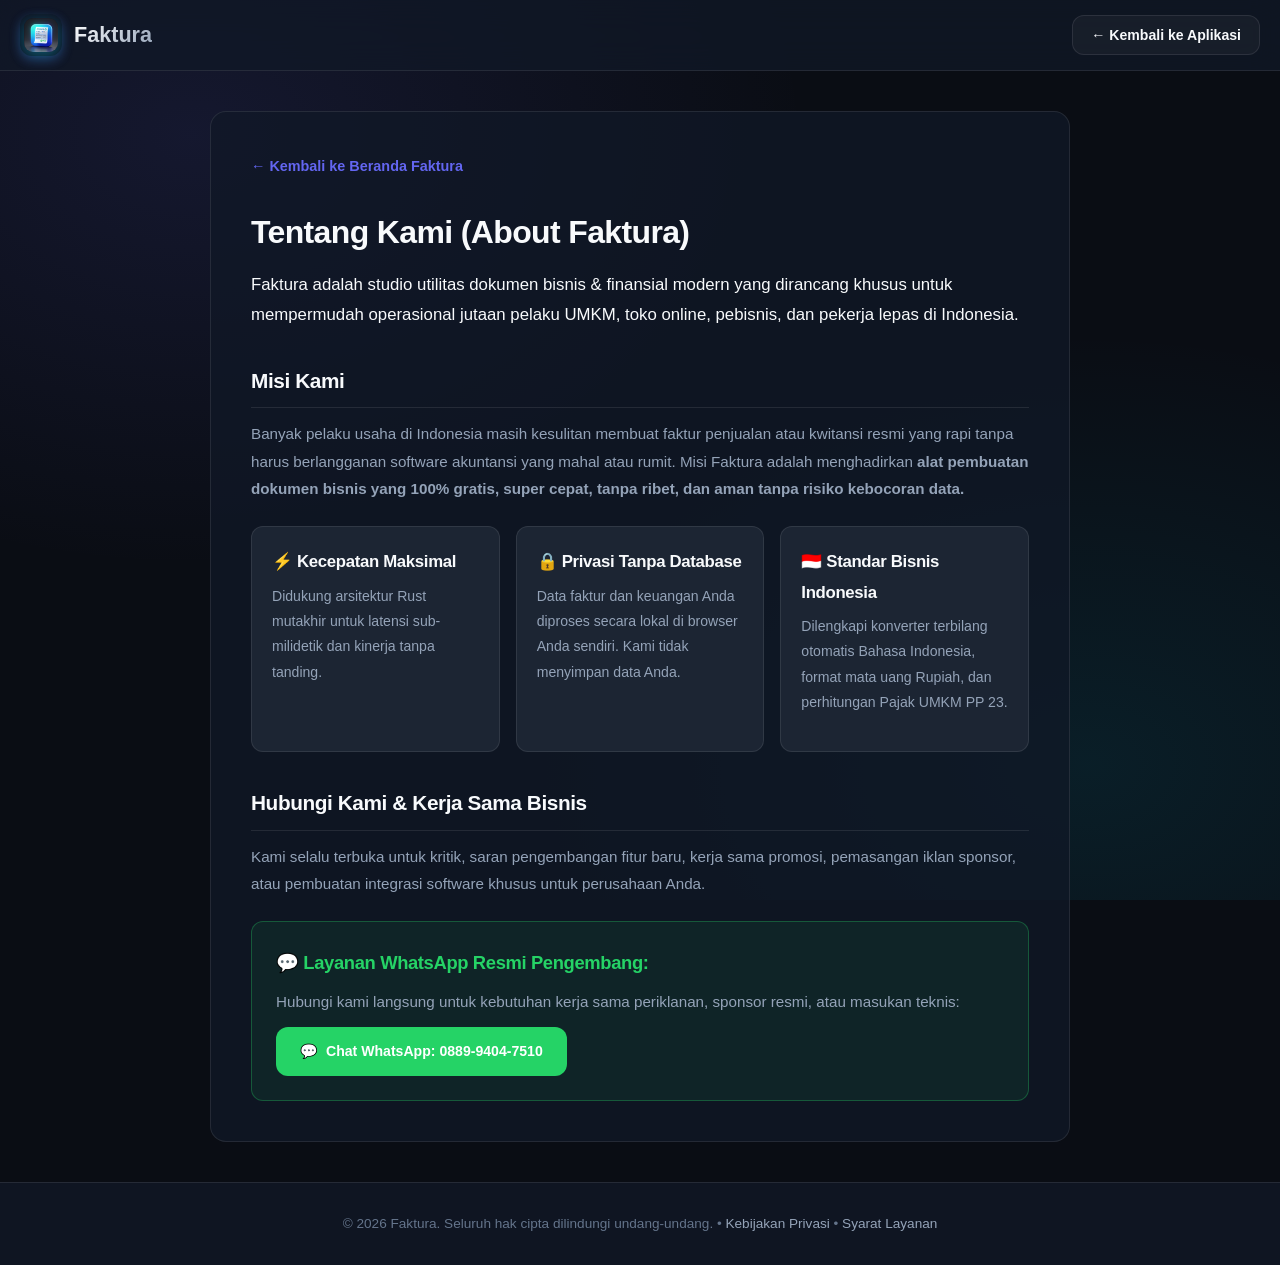
<file: about.html>
<!DOCTYPE html>
<html lang="id">
<head>
  <meta charset="UTF-8">
  <meta name="viewport" content="width=device-width, initial-scale=1.0">
  <title>Tentang Kami & Kontak - Faktura</title>
  <meta name="description" content="Profil pengembang Faktura - Studio Dokumen Bisnis, Faktur, Kwitansi, dan Finansial Cerdas berkecepatan tinggi bertenaga Rust.">
  <link rel="preconnect" href="https://fonts.googleapis.com">
  <link rel="preconnect" href="https://fonts.gstatic.com" crossorigin>
  <link href="https://fonts.googleapis.com/css2?family=Plus+Jakarta+Sans:wght@400;500;600;700;800&family=JetBrains+Mono:wght@400;500;700&display=swap" rel="stylesheet">
  <link rel="icon" type="image/png" sizes="64x64" href="favicon.png">
  <link rel="icon" type="image/x-icon" href="favicon.ico">
  <link rel="icon" type="image/svg+xml" href="favicon.svg">
  <link rel="apple-touch-icon" href="favicon.png">
  <link rel="stylesheet" href="css/style.css">
  <style>
    .legal-content {
      max-width: 860px;
      margin: 40px auto;
      background: var(--bg-card);
      border: 1px solid var(--border-color);
      border-radius: var(--radius-lg);
      padding: 40px;
      line-height: 1.8;
      color: var(--text-secondary);
    }
    .legal-content h1 {
      font-size: 2rem;
      color: var(--text-primary);
      margin-bottom: 8px;
    }
    .legal-content h2 {
      font-size: 1.3rem;
      color: var(--text-primary);
      margin-top: 32px;
      margin-bottom: 12px;
      border-bottom: 1px solid var(--border-color);
      padding-bottom: 8px;
    }
    .legal-content p, .legal-content ul {
      margin-bottom: 16px;
      font-size: 0.95rem;
    }
    .legal-content ul {
      padding-left: 24px;
    }
    .legal-content li {
      margin-bottom: 8px;
    }
    .back-btn {
      display: inline-flex;
      align-items: center;
      gap: 8px;
      margin-bottom: 24px;
      color: var(--primary);
      text-decoration: none;
      font-weight: 600;
      font-size: 0.9rem;
    }
    .back-btn:hover {
      text-decoration: underline;
    }
    .feature-badge-box {
      display: grid;
      grid-template-columns: repeat(auto-fit, minmax(240px, 1fr));
      gap: 16px;
      margin: 24px 0;
    }
    .feature-item {
      background: var(--bg-card-hover);
      border: 1px solid var(--border-color);
      border-radius: var(--radius-md);
      padding: 20px;
    }
    .feature-item h3 {
      font-size: 1.05rem;
      color: var(--text-primary);
      margin-bottom: 6px;
    }
    .contact-card {
      background: rgba(37, 211, 102, 0.08);
      border: 1px solid rgba(37, 211, 102, 0.3);
      border-radius: var(--radius-md);
      padding: 24px;
      margin-top: 24px;
    }
  </style>
</head>
<body>

  <!-- Header -->
  <header class="site-header">
    <div class="container nav-wrapper">
      <a href="index.html" class="brand" style="text-decoration: none;">
        <div class="brand-icon" style="background: transparent; display: flex; align-items: center; justify-content: center; padding: 0;">
          <img src="favicon.png" alt="Faktura Logo" style="width: 34px; height: 34px; border-radius: 9px; box-shadow: 0 4px 14px rgba(6, 182, 212, 0.4);">
        </div>
        <div>
          <div class="brand-title">Faktura</div>
        </div>
      </a>
      <div class="nav-actions">
        <a href="index.html" class="btn btn-outline">← Kembali ke Aplikasi</a>
      </div>
    </div>
  </header>

  <!-- Content -->
  <main class="container">
    <div class="legal-content">
      <a href="index.html" class="back-btn">← Kembali ke Beranda Faktura</a>
      <h1>Tentang Kami (About Faktura)</h1>
      <p style="font-size: 1.05rem; color: var(--text-primary); font-weight: 500;">
        Faktura adalah studio utilitas dokumen bisnis & finansial modern yang dirancang khusus untuk mempermudah operasional jutaan pelaku UMKM, toko online, pebisnis, dan pekerja lepas di Indonesia.
      </p>

      <h2>Misi Kami</h2>
      <p>
        Banyak pelaku usaha di Indonesia masih kesulitan membuat faktur penjualan atau kwitansi resmi yang rapi tanpa harus berlangganan software akuntansi yang mahal atau rumit. 
        Misi Faktura adalah menghadirkan <strong>alat pembuatan dokumen bisnis yang 100% gratis, super cepat, tanpa ribet, dan aman tanpa risiko kebocoran data.</strong>
      </p>

      <div class="feature-badge-box">
        <div class="feature-item">
          <h3>⚡ Kecepatan Maksimal</h3>
          <p style="font-size: 0.88rem;">Didukung arsitektur Rust mutakhir untuk latensi sub-milidetik dan kinerja tanpa tanding.</p>
        </div>
        <div class="feature-item">
          <h3>🔒 Privasi Tanpa Database</h3>
          <p style="font-size: 0.88rem;">Data faktur dan keuangan Anda diproses secara lokal di browser Anda sendiri. Kami tidak menyimpan data Anda.</p>
        </div>
        <div class="feature-item">
          <h3>🇮🇩 Standar Bisnis Indonesia</h3>
          <p style="font-size: 0.88rem;">Dilengkapi konverter terbilang otomatis Bahasa Indonesia, format mata uang Rupiah, dan perhitungan Pajak UMKM PP 23.</p>
        </div>
      </div>

      <h2>Hubungi Kami & Kerja Sama Bisnis</h2>
      <p>
        Kami selalu terbuka untuk kritik, saran pengembangan fitur baru, kerja sama promosi, pemasangan iklan sponsor, atau pembuatan integrasi software khusus untuk perusahaan Anda.
      </p>

      <div class="contact-card">
        <h3 style="color: #25d366; margin-bottom: 8px; font-size: 1.15rem;">💬 Layanan WhatsApp Resmi Pengembang:</h3>
        <p style="margin-bottom: 12px; font-size: 0.95rem;">
          Hubungi kami langsung untuk kebutuhan kerja sama periklanan, sponsor resmi, atau masukan teknis:
        </p>
        <a href="https://wa.me/6288994047510?text=Halo%20Admin%20Faktura,%20saya%20tertarik%20untuk%20bekerja%20sama" target="_blank" rel="noopener noreferrer" class="btn" style="background: #25d366; color: white; font-weight: 700; padding: 12px 24px; border: none; display: inline-flex; align-items: center; gap: 8px;">
          <span>💬</span> Chat WhatsApp: 0889-9404-7510
        </a>
      </div>

    </div>
  </main>

  <!-- Footer -->
  <footer class="site-footer" style="border-top: 1px solid var(--border-color); padding: 30px 0; margin-top: 40px; background: var(--bg-card);">
    <div class="container" style="text-align: center; font-size: 0.85rem; color: var(--text-muted);">
      © 2026 Faktura. Seluruh hak cipta dilindungi undang-undang. • <a href="privacy.html" style="color: var(--text-secondary);">Kebijakan Privasi</a> • <a href="terms.html" style="color: var(--text-secondary);">Syarat Layanan</a>
    </div>
  </footer>

</body>
</html>
</file>
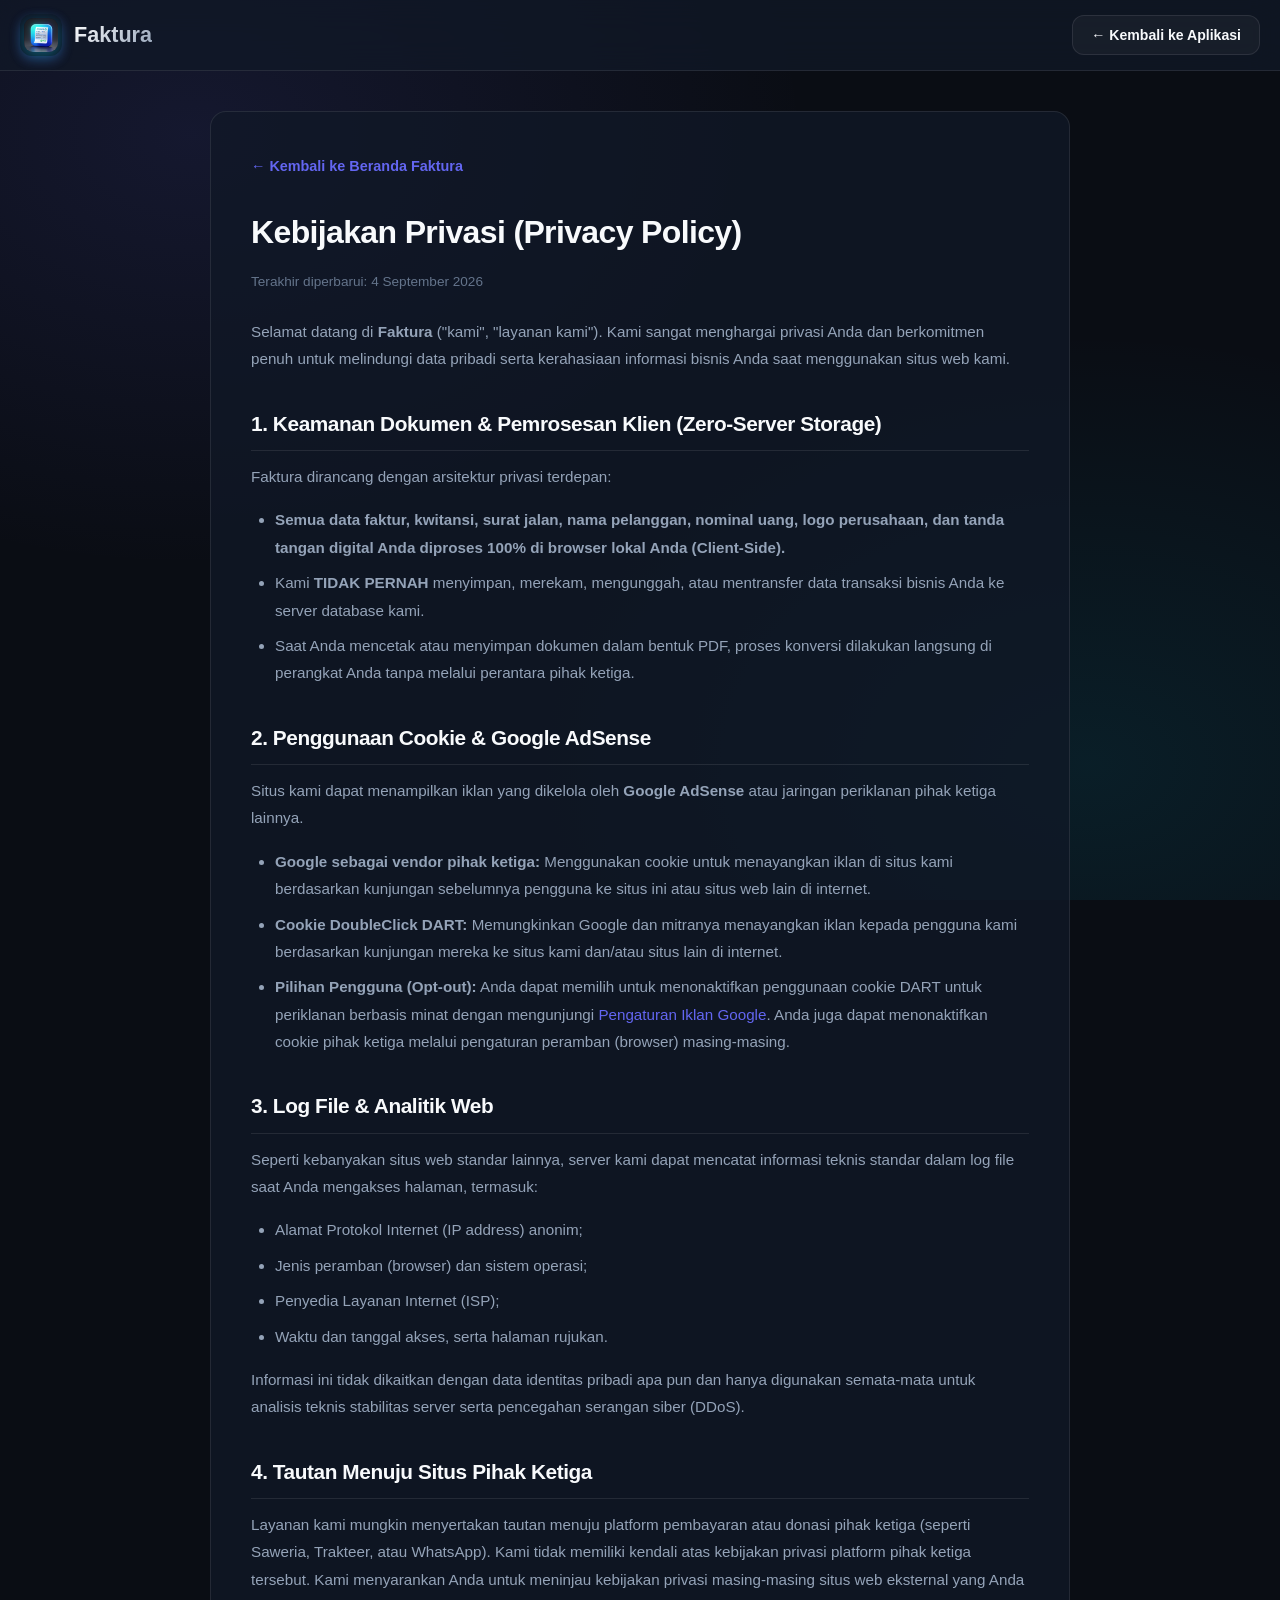
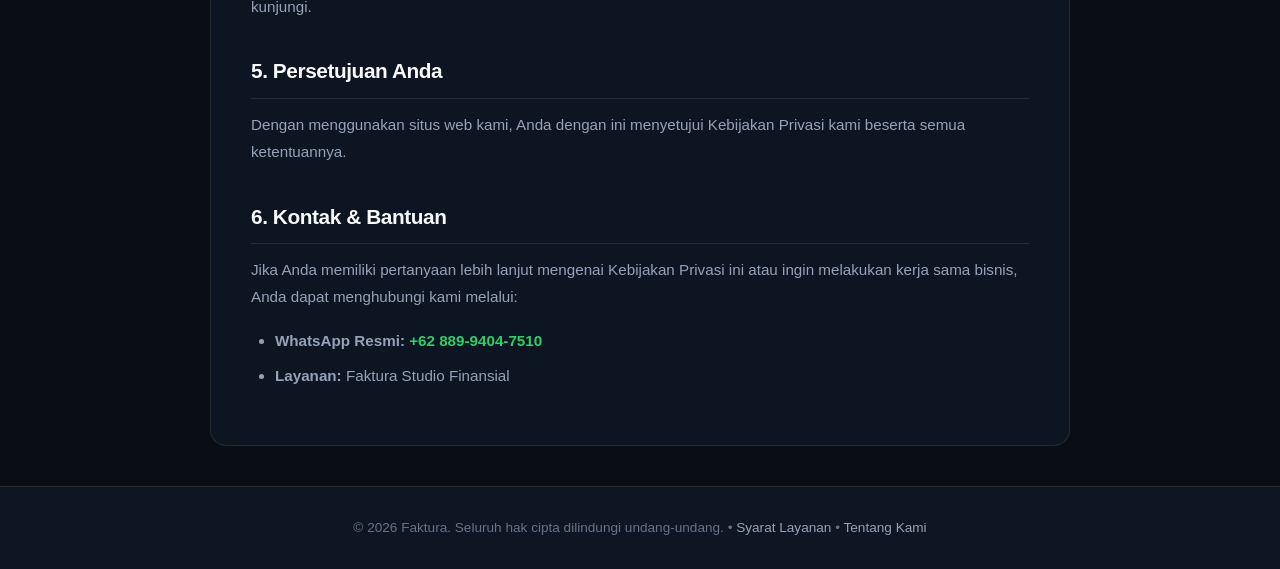
<file: privacy.html>
<!DOCTYPE html>
<html lang="id">
<head>
  <meta charset="UTF-8">
  <meta name="viewport" content="width=device-width, initial-scale=1.0">
  <title>Kebijakan Privasi (Privacy Policy) - Faktura</title>
  <meta name="description" content="Kebijakan Privasi resmi Faktura mengenai perlindungan data pengguna, penggunaan cookies, dan kepatuhan periklanan Google AdSense.">
  <link rel="preconnect" href="https://fonts.googleapis.com">
  <link rel="preconnect" href="https://fonts.gstatic.com" crossorigin>
  <link href="https://fonts.googleapis.com/css2?family=Plus+Jakarta+Sans:wght@400;500;600;700;800&family=JetBrains+Mono:wght@400;500;700&display=swap" rel="stylesheet">
  <link rel="icon" type="image/png" sizes="64x64" href="favicon.png">
  <link rel="icon" type="image/x-icon" href="favicon.ico">
  <link rel="icon" type="image/svg+xml" href="favicon.svg">
  <link rel="apple-touch-icon" href="favicon.png">
  <link rel="stylesheet" href="css/style.css">
  <style>
    .legal-content {
      max-width: 860px;
      margin: 40px auto;
      background: var(--bg-card);
      border: 1px solid var(--border-color);
      border-radius: var(--radius-lg);
      padding: 40px;
      line-height: 1.8;
      color: var(--text-secondary);
    }
    .legal-content h1 {
      font-size: 2rem;
      color: var(--text-primary);
      margin-bottom: 8px;
    }
    .legal-content h2 {
      font-size: 1.3rem;
      color: var(--text-primary);
      margin-top: 32px;
      margin-bottom: 12px;
      border-bottom: 1px solid var(--border-color);
      padding-bottom: 8px;
    }
    .legal-content p, .legal-content ul {
      margin-bottom: 16px;
      font-size: 0.95rem;
    }
    .legal-content ul {
      padding-left: 24px;
    }
    .legal-content li {
      margin-bottom: 8px;
    }
    .legal-date {
      font-size: 0.85rem;
      color: var(--text-muted);
      margin-bottom: 24px;
    }
    .back-btn {
      display: inline-flex;
      align-items: center;
      gap: 8px;
      margin-bottom: 24px;
      color: var(--primary);
      text-decoration: none;
      font-weight: 600;
      font-size: 0.9rem;
    }
    .back-btn:hover {
      text-decoration: underline;
    }
  </style>
</head>
<body>

  <!-- Header -->
  <header class="site-header">
    <div class="container nav-wrapper">
      <a href="index.html" class="brand" style="text-decoration: none;">
        <div class="brand-icon" style="background: transparent; display: flex; align-items: center; justify-content: center; padding: 0;">
          <img src="favicon.png" alt="Faktura Logo" style="width: 34px; height: 34px; border-radius: 9px; box-shadow: 0 4px 14px rgba(6, 182, 212, 0.4);">
        </div>
        <div>
          <div class="brand-title">Faktura</div>
        </div>
      </a>
      <div class="nav-actions">
        <a href="index.html" class="btn btn-outline">← Kembali ke Aplikasi</a>
      </div>
    </div>
  </header>

  <!-- Content -->
  <main class="container">
    <div class="legal-content">
      <a href="index.html" class="back-btn">← Kembali ke Beranda Faktura</a>
      <h1>Kebijakan Privasi (Privacy Policy)</h1>
      <div class="legal-date">Terakhir diperbarui: 4 September 2026</div>

      <p>
        Selamat datang di <strong>Faktura</strong> ("kami", "layanan kami"). Kami sangat menghargai privasi Anda dan berkomitmen penuh untuk melindungi data pribadi serta kerahasiaan informasi bisnis Anda saat menggunakan situs web kami.
      </p>

      <h2>1. Keamanan Dokumen & Pemrosesan Klien (Zero-Server Storage)</h2>
      <p>
        Faktura dirancang dengan arsitektur privasi terdepan:
      </p>
      <ul>
        <li><strong>Semua data faktur, kwitansi, surat jalan, nama pelanggan, nominal uang, logo perusahaan, dan tanda tangan digital Anda diproses 100% di browser lokal Anda (Client-Side).</strong></li>
        <li>Kami <strong>TIDAK PERNAH</strong> menyimpan, merekam, mengunggah, atau mentransfer data transaksi bisnis Anda ke server database kami.</li>
        <li>Saat Anda mencetak atau menyimpan dokumen dalam bentuk PDF, proses konversi dilakukan langsung di perangkat Anda tanpa melalui perantara pihak ketiga.</li>
      </ul>

      <h2>2. Penggunaan Cookie & Google AdSense</h2>
      <p>
        Situs kami dapat menampilkan iklan yang dikelola oleh <strong>Google AdSense</strong> atau jaringan periklanan pihak ketiga lainnya.
      </p>
      <ul>
        <li><strong>Google sebagai vendor pihak ketiga:</strong> Menggunakan cookie untuk menayangkan iklan di situs kami berdasarkan kunjungan sebelumnya pengguna ke situs ini atau situs web lain di internet.</li>
        <li><strong>Cookie DoubleClick DART:</strong> Memungkinkan Google dan mitranya menayangkan iklan kepada pengguna kami berdasarkan kunjungan mereka ke situs kami dan/atau situs lain di internet.</li>
        <li><strong>Pilihan Pengguna (Opt-out):</strong> Anda dapat memilih untuk menonaktifkan penggunaan cookie DART untuk periklanan berbasis minat dengan mengunjungi <a href="https://adssettings.google.com" target="_blank" rel="noopener noreferrer" style="color: var(--primary);">Pengaturan Iklan Google</a>. Anda juga dapat menonaktifkan cookie pihak ketiga melalui pengaturan peramban (browser) masing-masing.</li>
      </ul>

      <h2>3. Log File & Analitik Web</h2>
      <p>
        Seperti kebanyakan situs web standar lainnya, server kami dapat mencatat informasi teknis standar dalam log file saat Anda mengakses halaman, termasuk:
      </p>
      <ul>
        <li>Alamat Protokol Internet (IP address) anonim;</li>
        <li>Jenis peramban (browser) dan sistem operasi;</li>
        <li>Penyedia Layanan Internet (ISP);</li>
        <li>Waktu dan tanggal akses, serta halaman rujukan.</li>
      </ul>
      <p>
        Informasi ini tidak dikaitkan dengan data identitas pribadi apa pun dan hanya digunakan semata-mata untuk analisis teknis stabilitas server serta pencegahan serangan siber (DDoS).
      </p>

      <h2>4. Tautan Menuju Situs Pihak Ketiga</h2>
      <p>
        Layanan kami mungkin menyertakan tautan menuju platform pembayaran atau donasi pihak ketiga (seperti Saweria, Trakteer, atau WhatsApp). Kami tidak memiliki kendali atas kebijakan privasi platform pihak ketiga tersebut. Kami menyarankan Anda untuk meninjau kebijakan privasi masing-masing situs web eksternal yang Anda kunjungi.
      </p>

      <h2>5. Persetujuan Anda</h2>
      <p>
        Dengan menggunakan situs web kami, Anda dengan ini menyetujui Kebijakan Privasi kami beserta semua ketentuannya.
      </p>

      <h2>6. Kontak & Bantuan</h2>
      <p>
        Jika Anda memiliki pertanyaan lebih lanjut mengenai Kebijakan Privasi ini atau ingin melakukan kerja sama bisnis, Anda dapat menghubungi kami melalui:
      </p>
      <ul>
        <li><strong>WhatsApp Resmi:</strong> <a href="https://wa.me/6288994047510" target="_blank" rel="noopener noreferrer" style="color: #25d366; font-weight: bold;">+62 889-9404-7510</a></li>
        <li><strong>Layanan:</strong> Faktura Studio Finansial</li>
      </ul>
    </div>
  </main>

  <!-- Footer -->
  <footer class="site-footer" style="border-top: 1px solid var(--border-color); padding: 30px 0; margin-top: 40px; background: var(--bg-card);">
    <div class="container" style="text-align: center; font-size: 0.85rem; color: var(--text-muted);">
      © 2026 Faktura. Seluruh hak cipta dilindungi undang-undang. • <a href="terms.html" style="color: var(--text-secondary);">Syarat Layanan</a> • <a href="about.html" style="color: var(--text-secondary);">Tentang Kami</a>
    </div>
  </footer>

</body>
</html>
</file>
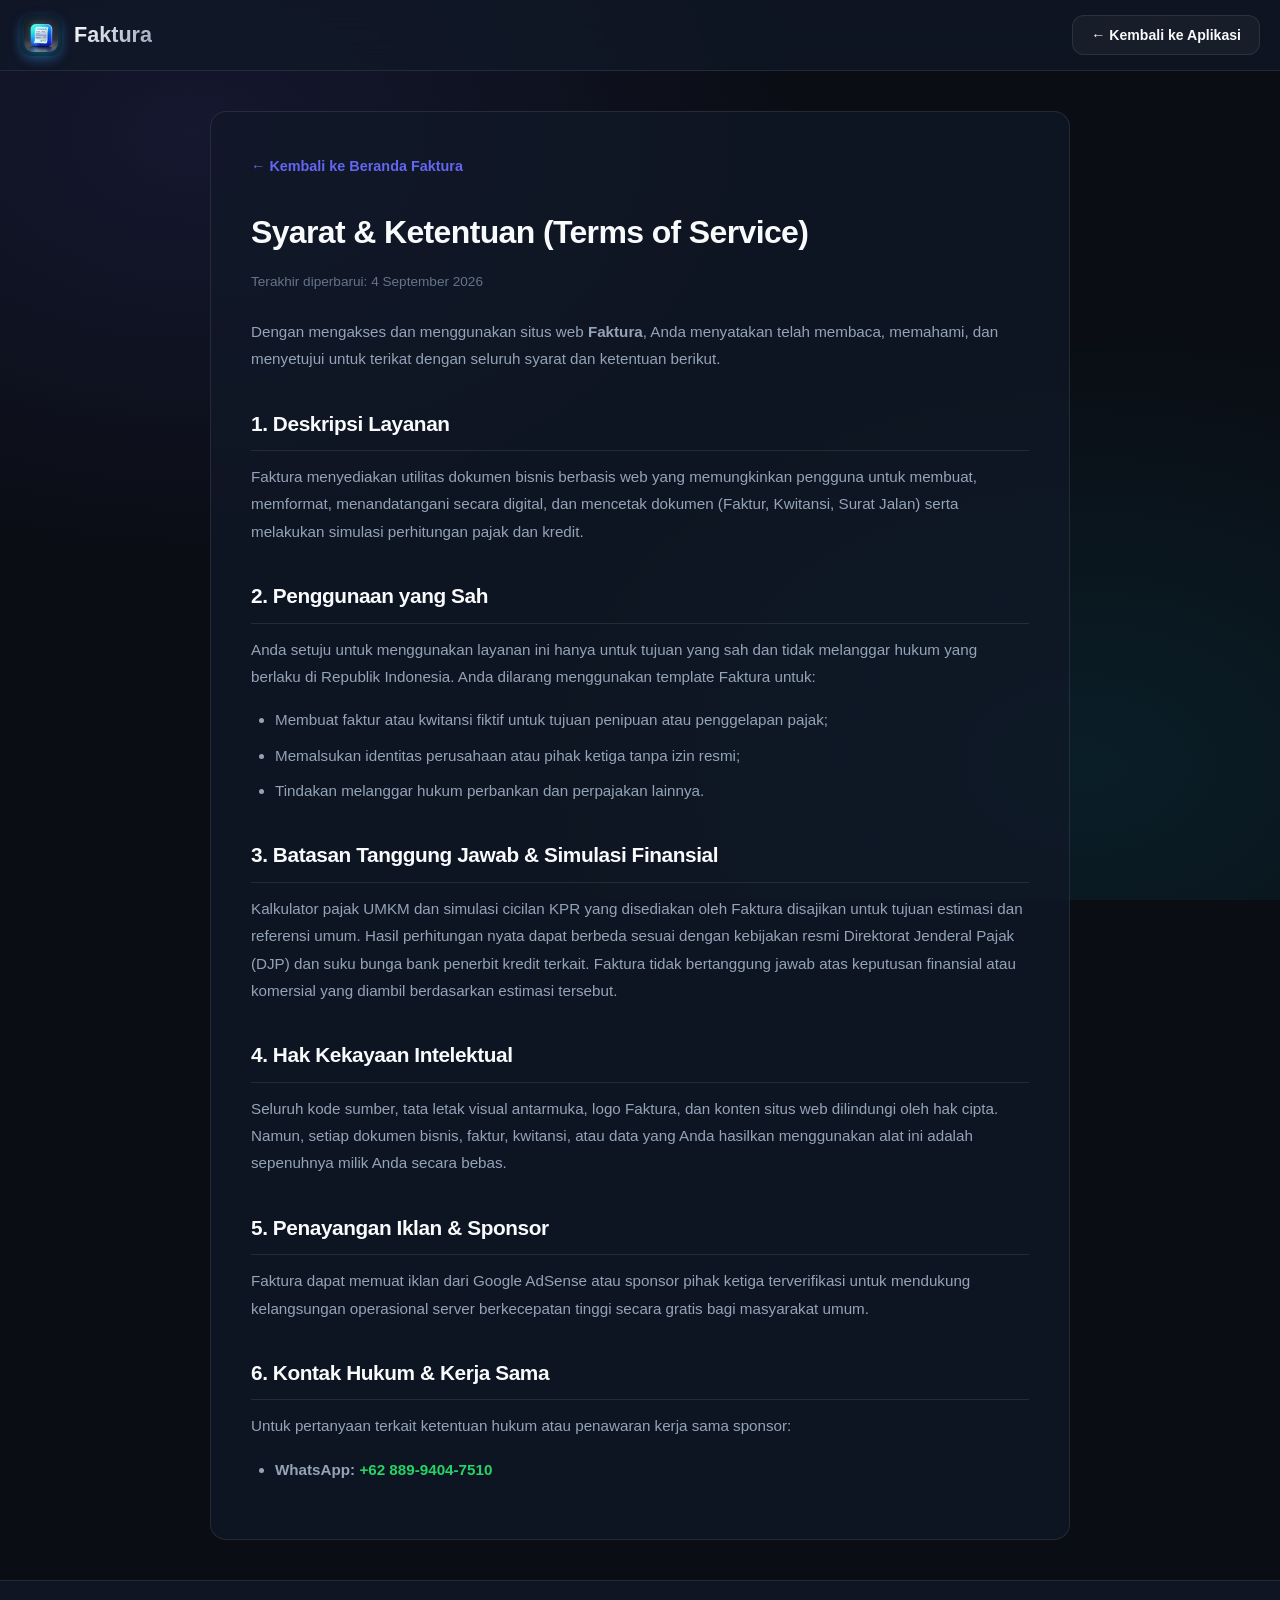
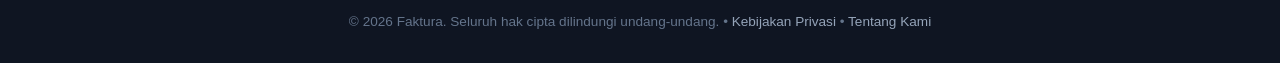
<file: terms.html>
<!DOCTYPE html>
<html lang="id">
<head>
  <meta charset="UTF-8">
  <meta name="viewport" content="width=device-width, initial-scale=1.0">
  <title>Syarat & Ketentuan (Terms of Service) - Faktura</title>
  <meta name="description" content="Syarat dan ketentuan penggunaan layanan Faktura untuk pembuatan dokumen bisnis dan kalkulator finansial.">
  <link rel="preconnect" href="https://fonts.googleapis.com">
  <link rel="preconnect" href="https://fonts.gstatic.com" crossorigin>
  <link href="https://fonts.googleapis.com/css2?family=Plus+Jakarta+Sans:wght@400;500;600;700;800&family=JetBrains+Mono:wght@400;500;700&display=swap" rel="stylesheet">
  <link rel="icon" type="image/png" sizes="64x64" href="favicon.png">
  <link rel="icon" type="image/x-icon" href="favicon.ico">
  <link rel="icon" type="image/svg+xml" href="favicon.svg">
  <link rel="apple-touch-icon" href="favicon.png">
  <link rel="stylesheet" href="css/style.css">
  <style>
    .legal-content {
      max-width: 860px;
      margin: 40px auto;
      background: var(--bg-card);
      border: 1px solid var(--border-color);
      border-radius: var(--radius-lg);
      padding: 40px;
      line-height: 1.8;
      color: var(--text-secondary);
    }
    .legal-content h1 {
      font-size: 2rem;
      color: var(--text-primary);
      margin-bottom: 8px;
    }
    .legal-content h2 {
      font-size: 1.3rem;
      color: var(--text-primary);
      margin-top: 32px;
      margin-bottom: 12px;
      border-bottom: 1px solid var(--border-color);
      padding-bottom: 8px;
    }
    .legal-content p, .legal-content ul {
      margin-bottom: 16px;
      font-size: 0.95rem;
    }
    .legal-content ul {
      padding-left: 24px;
    }
    .legal-content li {
      margin-bottom: 8px;
    }
    .legal-date {
      font-size: 0.85rem;
      color: var(--text-muted);
      margin-bottom: 24px;
    }
    .back-btn {
      display: inline-flex;
      align-items: center;
      gap: 8px;
      margin-bottom: 24px;
      color: var(--primary);
      text-decoration: none;
      font-weight: 600;
      font-size: 0.9rem;
    }
    .back-btn:hover {
      text-decoration: underline;
    }
  </style>
</head>
<body>

  <!-- Header -->
  <header class="site-header">
    <div class="container nav-wrapper">
      <a href="index.html" class="brand" style="text-decoration: none;">
        <div class="brand-icon" style="background: transparent; display: flex; align-items: center; justify-content: center; padding: 0;">
          <img src="favicon.png" alt="Faktura Logo" style="width: 34px; height: 34px; border-radius: 9px; box-shadow: 0 4px 14px rgba(6, 182, 212, 0.4);">
        </div>
        <div>
          <div class="brand-title">Faktura</div>
        </div>
      </a>
      <div class="nav-actions">
        <a href="index.html" class="btn btn-outline">← Kembali ke Aplikasi</a>
      </div>
    </div>
  </header>

  <!-- Content -->
  <main class="container">
    <div class="legal-content">
      <a href="index.html" class="back-btn">← Kembali ke Beranda Faktura</a>
      <h1>Syarat & Ketentuan (Terms of Service)</h1>
      <div class="legal-date">Terakhir diperbarui: 4 September 2026</div>

      <p>
        Dengan mengakses dan menggunakan situs web <strong>Faktura</strong>, Anda menyatakan telah membaca, memahami, dan menyetujui untuk terikat dengan seluruh syarat dan ketentuan berikut.
      </p>

      <h2>1. Deskripsi Layanan</h2>
      <p>
        Faktura menyediakan utilitas dokumen bisnis berbasis web yang memungkinkan pengguna untuk membuat, memformat, menandatangani secara digital, dan mencetak dokumen (Faktur, Kwitansi, Surat Jalan) serta melakukan simulasi perhitungan pajak dan kredit.
      </p>

      <h2>2. Penggunaan yang Sah</h2>
      <p>
        Anda setuju untuk menggunakan layanan ini hanya untuk tujuan yang sah dan tidak melanggar hukum yang berlaku di Republik Indonesia. Anda dilarang menggunakan template Faktura untuk:
      </p>
      <ul>
        <li>Membuat faktur atau kwitansi fiktif untuk tujuan penipuan atau penggelapan pajak;</li>
        <li>Memalsukan identitas perusahaan atau pihak ketiga tanpa izin resmi;</li>
        <li>Tindakan melanggar hukum perbankan dan perpajakan lainnya.</li>
      </ul>

      <h2>3. Batasan Tanggung Jawab & Simulasi Finansial</h2>
      <p>
        Kalkulator pajak UMKM dan simulasi cicilan KPR yang disediakan oleh Faktura disajikan untuk tujuan estimasi dan referensi umum. Hasil perhitungan nyata dapat berbeda sesuai dengan kebijakan resmi Direktorat Jenderal Pajak (DJP) dan suku bunga bank penerbit kredit terkait. Faktura tidak bertanggung jawab atas keputusan finansial atau komersial yang diambil berdasarkan estimasi tersebut.
      </p>

      <h2>4. Hak Kekayaan Intelektual</h2>
      <p>
        Seluruh kode sumber, tata letak visual antarmuka, logo Faktura, dan konten situs web dilindungi oleh hak cipta. Namun, setiap dokumen bisnis, faktur, kwitansi, atau data yang Anda hasilkan menggunakan alat ini adalah sepenuhnya milik Anda secara bebas.
      </p>

      <h2>5. Penayangan Iklan & Sponsor</h2>
      <p>
        Faktura dapat memuat iklan dari Google AdSense atau sponsor pihak ketiga terverifikasi untuk mendukung kelangsungan operasional server berkecepatan tinggi secara gratis bagi masyarakat umum.
      </p>

      <h2>6. Kontak Hukum & Kerja Sama</h2>
      <p>
        Untuk pertanyaan terkait ketentuan hukum atau penawaran kerja sama sponsor:
      </p>
      <ul>
        <li><strong>WhatsApp:</strong> <a href="https://wa.me/6288994047510" target="_blank" rel="noopener noreferrer" style="color: #25d366; font-weight: bold;">+62 889-9404-7510</a></li>
      </ul>
    </div>
  </main>

  <!-- Footer -->
  <footer class="site-footer" style="border-top: 1px solid var(--border-color); padding: 30px 0; margin-top: 40px; background: var(--bg-card);">
    <div class="container" style="text-align: center; font-size: 0.85rem; color: var(--text-muted);">
      © 2026 Faktura. Seluruh hak cipta dilindungi undang-undang. • <a href="privacy.html" style="color: var(--text-secondary);">Kebijakan Privasi</a> • <a href="about.html" style="color: var(--text-secondary);">Tentang Kami</a>
    </div>
  </footer>

</body>
</html>
</file>
<file: css/style.css>
/* =========================================================
   OMNITOOLS PRO - DESIGN SYSTEM & STYLESHEET
   Aesthetics: Modern Tech, Glassmorphism, Responsive, Dark/Light Mode
   ========================================================= */

:root {
  --font-sans: 'Inter', -apple-system, BlinkMacSystemFont, 'Segoe UI', Roboto, Oxygen, Ubuntu, Cantarell, sans-serif;
  --font-display: 'Outfit', var(--font-sans);

  /* Color System - Dark Theme (Default) */
  --bg-main: #0a0d14;
  --bg-card: rgba(17, 24, 39, 0.75);
  --bg-card-hover: rgba(31, 41, 55, 0.85);
  --bg-input: rgba(15, 23, 42, 0.8);
  --bg-glass: rgba(255, 255, 255, 0.04);
  --border-color: rgba(255, 255, 255, 0.09);
  --border-focus: #6366f1;

  --text-primary: #f8fafc;
  --text-secondary: #94a3b8;
  --text-muted: #64748b;

  --primary: #6366f1;
  --primary-hover: #4f46e5;
  --primary-glow: rgba(99, 102, 241, 0.25);

  --accent-cyan: #06b6d4;
  --accent-emerald: #10b981;
  --accent-amber: #f59e0b;
  --accent-rose: #f43f5e;

  --shadow-sm: 0 2px 8px rgba(0, 0, 0, 0.3);
  --shadow-md: 0 8px 24px rgba(0, 0, 0, 0.4);
  --shadow-lg: 0 16px 36px rgba(0, 0, 0, 0.5);
  --shadow-glow: 0 0 25px var(--primary-glow);

  --radius-sm: 8px;
  --radius-md: 12px;
  --radius-lg: 16px;
  --radius-xl: 24px;
}

[data-theme="light"] {
  --bg-main: #f1f5f9;
  --bg-card: rgba(255, 255, 255, 0.85);
  --bg-card-hover: #ffffff;
  --bg-input: #f8fafc;
  --bg-glass: rgba(0, 0, 0, 0.02);
  --border-color: rgba(0, 0, 0, 0.08);
  --border-focus: #4f46e5;

  --text-primary: #0f172a;
  --text-secondary: #475569;
  --text-muted: #94a3b8;

  --shadow-sm: 0 2px 8px rgba(0, 0, 0, 0.06);
  --shadow-md: 0 8px 20px rgba(0, 0, 0, 0.08);
  --shadow-lg: 0 16px 32px rgba(0, 0, 0, 0.12);
  --shadow-glow: 0 0 20px rgba(99, 102, 241, 0.15);
}

/* Reset & Base Styles */
*, *::before, *::after {
  box-sizing: border-box;
  margin: 0;
  padding: 0;
}

body {
  font-family: var(--font-sans);
  background-color: var(--bg-main);
  color: var(--text-primary);
  min-height: 100vh;
  line-height: 1.6;
  overflow-x: hidden;
  position: relative;
  background-image: 
    radial-gradient(at 15% 15%, rgba(99, 102, 241, 0.12) 0px, transparent 40%),
    radial-gradient(at 85% 85%, rgba(6, 182, 212, 0.1) 0px, transparent 40%);
  background-attachment: fixed;
  transition: background-color 0.3s ease, color 0.3s ease;
}

/* Typography */
h1, h2, h3, h4, .brand-text {
  font-family: var(--font-display);
  font-weight: 700;
  letter-spacing: -0.02em;
  color: var(--text-primary);
}

a {
  color: var(--primary);
  text-decoration: none;
  transition: color 0.2s ease;
}

a:hover {
  color: var(--accent-cyan);
}

/* Container */
.container {
  max-width: 1280px;
  margin: 0 auto;
  padding: 0 20px;
}

/* =========================================================
   HEADER & NAVBAR
   ========================================================= */
.site-header {
  position: sticky;
  top: 0;
  z-index: 100;
  backdrop-filter: blur(16px);
  -webkit-backdrop-filter: blur(16px);
  background: var(--bg-card);
  border-bottom: 1px solid var(--border-color);
  padding: 14px 0;
  transition: all 0.3s ease;
}

.nav-wrapper {
  display: flex;
  align-items: center;
  justify-content: space-between;
  gap: 20px;
}

.brand {
  display: flex;
  align-items: center;
  gap: 12px;
  cursor: pointer;
}

.brand-icon {
  width: 42px;
  height: 42px;
  border-radius: var(--radius-md);
  background: linear-gradient(135deg, #6366f1, #06b6d4);
  display: flex;
  align-items: center;
  justify-content: center;
  color: white;
  font-size: 22px;
  box-shadow: 0 4px 12px var(--primary-glow);
}

.brand-title {
  font-size: 1.35rem;
  font-weight: 800;
  background: linear-gradient(135deg, #ffffff, #94a3b8);
  -webkit-background-clip: text;
  -webkit-text-fill-color: transparent;
  display: flex;
  align-items: center;
  gap: 8px;
}

[data-theme="light"] .brand-title {
  background: linear-gradient(135deg, #0f172a, #475569);
  -webkit-background-clip: text;
  -webkit-text-fill-color: transparent;
}

.rust-badge {
  font-size: 0.65rem;
  font-weight: 700;
  text-transform: uppercase;
  background: rgba(249, 115, 22, 0.15);
  color: #f97316;
  border: 1px solid rgba(249, 115, 22, 0.3);
  padding: 2px 8px;
  border-radius: 20px;
  letter-spacing: 0.05em;
  -webkit-text-fill-color: #f97316;
}

.pro-badge {
  font-size: 0.65rem;
  font-weight: 700;
  text-transform: uppercase;
  background: linear-gradient(135deg, #f59e0b, #ef4444);
  color: white;
  padding: 2px 8px;
  border-radius: 20px;
  letter-spacing: 0.05em;
  -webkit-text-fill-color: white;
  box-shadow: 0 2px 6px rgba(245, 158, 11, 0.4);
}

/* Nav Actions */
.nav-actions {
  display: flex;
  align-items: center;
  gap: 12px;
}

.btn {
  display: inline-flex;
  align-items: center;
  justify-content: center;
  gap: 8px;
  padding: 8px 18px;
  border-radius: var(--radius-md);
  font-size: 0.88rem;
  font-weight: 600;
  cursor: pointer;
  border: 1px solid transparent;
  transition: all 0.2s cubic-bezier(0.4, 0, 0.2, 1);
}

.btn-primary {
  background: linear-gradient(135deg, var(--primary), #8b5cf6);
  color: white;
  box-shadow: 0 4px 14px var(--primary-glow);
}

.btn-primary:hover {
  transform: translateY(-2px);
  box-shadow: 0 6px 20px rgba(99, 102, 241, 0.4);
}

.btn-outline {
  background: var(--bg-glass);
  border: 1px solid var(--border-color);
  color: var(--text-primary);
}

.btn-outline:hover {
  background: var(--bg-card-hover);
  border-color: var(--primary);
  color: var(--primary);
}

.btn-coffee {
  background: linear-gradient(135deg, #ff813f, #ff5330);
  color: white;
  box-shadow: 0 4px 12px rgba(255, 129, 63, 0.3);
}

.btn-coffee:hover {
  transform: translateY(-2px);
  box-shadow: 0 6px 18px rgba(255, 129, 63, 0.45);
}

.theme-toggle {
  width: 40px;
  height: 40px;
  border-radius: 50%;
  background: var(--bg-glass);
  border: 1px solid var(--border-color);
  color: var(--text-primary);
  display: flex;
  align-items: center;
  justify-content: center;
  cursor: pointer;
  font-size: 18px;
  transition: all 0.2s ease;
}

.theme-toggle:hover {
  background: var(--bg-card-hover);
  transform: rotate(15deg);
}

/* =========================================================
   AD CONTAINERS (MONETIZATION)
   ========================================================= */
.ad-slot-wrapper {
  margin: 16px 0;
  display: flex;
  justify-content: center;
}

.ad-container {
  width: 100%;
  max-width: 970px;
  min-height: 90px;
  background: var(--bg-card);
  border: 1px dashed var(--border-color);
  border-radius: var(--radius-md);
  display: flex;
  flex-direction: column;
  align-items: center;
  justify-content: center;
  padding: 12px;
  position: relative;
  overflow: hidden;
  transition: border-color 0.3s ease;
}

.ad-container:hover {
  border-color: rgba(99, 102, 241, 0.4);
}

.ad-label {
  position: absolute;
  top: 6px;
  right: 12px;
  font-size: 0.65rem;
  text-transform: uppercase;
  letter-spacing: 0.08em;
  color: var(--text-muted);
}

.ad-banner-demo {
  display: flex;
  align-items: center;
  justify-content: space-between;
  width: 100%;
  padding: 8px 16px;
  gap: 16px;
  text-decoration: none;
}

.ad-banner-demo:hover .ad-cta {
  transform: scale(1.05);
}

.ad-banner-info {
  display: flex;
  align-items: center;
  gap: 14px;
}

.ad-banner-icon {
  font-size: 32px;
}

.ad-banner-title {
  font-size: 0.95rem;
  font-weight: 700;
  color: var(--text-primary);
}

.ad-banner-desc {
  font-size: 0.8rem;
  color: var(--text-secondary);
}

.ad-cta {
  padding: 8px 16px;
  background: linear-gradient(135deg, #10b981, #059669);
  color: white;
  border-radius: var(--radius-sm);
  font-size: 0.82rem;
  font-weight: 700;
  white-space: nowrap;
  box-shadow: 0 2px 8px rgba(16, 185, 129, 0.3);
  transition: transform 0.2s ease;
}

/* =========================================================
   HERO / APP BANNER
   ========================================================= */
.hero-section {
  text-align: center;
  padding: 36px 0 20px;
}

.hero-pill {
  display: inline-flex;
  align-items: center;
  gap: 8px;
  background: var(--bg-glass);
  border: 1px solid var(--border-color);
  padding: 6px 14px;
  border-radius: 30px;
  font-size: 0.82rem;
  color: var(--text-secondary);
  margin-bottom: 16px;
  backdrop-filter: blur(8px);
}

.hero-pill-dot {
  width: 8px;
  height: 8px;
  border-radius: 50%;
  background: #10b981;
  box-shadow: 0 0 8px #10b981;
}

.hero-title {
  font-size: 2.5rem;
  line-height: 1.2;
  margin-bottom: 12px;
}

.gradient-text {
  background: linear-gradient(135deg, #6366f1, #06b6d4, #a855f7);
  -webkit-background-clip: text;
  -webkit-text-fill-color: transparent;
}

.hero-subtitle {
  font-size: 1.05rem;
  color: var(--text-secondary);
  max-width: 680px;
  margin: 0 auto 24px;
}

/* =========================================================
   NAVIGATION TABS
   ========================================================= */
.tabs-nav {
  display: flex;
  justify-content: center;
  gap: 8px;
  margin-bottom: 28px;
  background: var(--bg-card);
  padding: 6px;
  border-radius: var(--radius-lg);
  border: 1px solid var(--border-color);
  width: fit-content;
  margin-left: auto;
  margin-right: auto;
  box-shadow: var(--shadow-sm);
}

.tab-btn {
  display: flex;
  align-items: center;
  gap: 8px;
  padding: 10px 22px;
  border-radius: var(--radius-md);
  font-size: 0.92rem;
  font-weight: 600;
  color: var(--text-secondary);
  background: transparent;
  border: none;
  cursor: pointer;
  transition: all 0.2s cubic-bezier(0.4, 0, 0.2, 1);
}

.tab-btn:hover {
  color: var(--text-primary);
  background: var(--bg-glass);
}

.tab-btn.active {
  background: var(--primary);
  color: white;
  box-shadow: 0 4px 12px var(--primary-glow);
}

/* =========================================================
   TOOL CARDS & SECTIONS
   ========================================================= */
.tool-section {
  display: none;
  animation: fadeIn 0.3s ease forwards;
}

.tool-section.active {
  display: block;
}

@keyframes fadeIn {
  from { opacity: 0; transform: translateY(8px); }
  to { opacity: 1; transform: translateY(0); }
}

.card {
  background: var(--bg-card);
  border: 1px solid var(--border-color);
  border-radius: var(--radius-lg);
  padding: 24px;
  backdrop-filter: blur(12px);
  -webkit-backdrop-filter: blur(12px);
  box-shadow: var(--shadow-md);
  transition: border-color 0.2s ease, box-shadow 0.2s ease;
}

.card-header {
  display: flex;
  align-items: center;
  justify-content: space-between;
  margin-bottom: 20px;
  padding-bottom: 12px;
  border-bottom: 1px solid var(--border-color);
}

.card-title {
  font-size: 1.2rem;
  display: flex;
  align-items: center;
  gap: 10px;
}

/* Form Elements */
.form-grid {
  display: grid;
  grid-template-columns: repeat(auto-fit, minmax(220px, 1fr));
  gap: 16px;
  margin-bottom: 16px;
}

.form-group {
  display: flex;
  flex-direction: column;
  gap: 6px;
}

label {
  font-size: 0.82rem;
  font-weight: 600;
  color: var(--text-secondary);
}

input, select, textarea {
  width: 100%;
  padding: 10px 14px;
  border-radius: var(--radius-sm);
  background: var(--bg-input);
  border: 1px solid var(--border-color);
  color: var(--text-primary);
  font-family: inherit;
  font-size: 0.9rem;
  transition: border-color 0.2s ease, box-shadow 0.2s ease;
}

input:focus, select:focus, textarea:focus {
  outline: none;
  border-color: var(--border-focus);
  box-shadow: 0 0 0 3px var(--primary-glow);
}

/* =========================================================
   INVOICE STUDIO SPECIFIC STYLES
   ========================================================= */
.invoice-workspace {
  display: grid;
  grid-template-columns: 1fr 1fr;
  gap: 24px;
}

@media (max-width: 1024px) {
  .invoice-workspace {
    grid-template-columns: 1fr;
  }
}

.items-table {
  width: 100%;
  border-collapse: collapse;
  margin: 16px 0;
}

.items-table th {
  text-align: left;
  font-size: 0.78rem;
  text-transform: uppercase;
  letter-spacing: 0.05em;
  color: var(--text-muted);
  padding: 8px 10px;
  border-bottom: 1px solid var(--border-color);
}

.items-table td {
  padding: 8px 6px;
}

.items-table input {
  padding: 6px 10px;
  font-size: 0.85rem;
}

.btn-remove-row {
  background: transparent;
  border: none;
  color: var(--accent-rose);
  cursor: pointer;
  padding: 6px;
  border-radius: 4px;
  font-size: 16px;
}

.btn-remove-row:hover {
  background: rgba(244, 63, 94, 0.1);
}

/* Live Invoice Paper Preview */
.invoice-preview-container {
  position: sticky;
  top: 90px;
}

.invoice-paper {
  background: #ffffff;
  color: #1e293b;
  border-radius: var(--radius-md);
  padding: 36px;
  box-shadow: var(--shadow-lg);
  font-family: 'Inter', sans-serif;
  min-height: 520px;
  display: flex;
  flex-direction: column;
  justify-content: space-between;
  border: 1px solid #e2e8f0;
  position: relative;
  overflow: hidden;
}

.invoice-paper.theme-executive {
  border-top: 8px solid #1e3a8a;
}

.invoice-paper.theme-emerald {
  border-top: 8px solid #065f46;
}

.invoice-paper.theme-amber {
  border-top: 8px solid #b45309;
}

.invoice-header-row {
  display: flex;
  justify-content: space-between;
  align-items: flex-start;
  margin-bottom: 24px;
}

.invoice-logo-box img {
  max-height: 60px;
  max-width: 180px;
  object-fit: contain;
}

.preview-title {
  font-size: 1.8rem;
  font-weight: 800;
  color: #0f172a;
  letter-spacing: -0.03em;
}

.invoice-parties-row {
  display: grid;
  grid-template-columns: 1fr 1fr;
  gap: 20px;
  margin-bottom: 24px;
  font-size: 0.86rem;
  line-height: 1.5;
}

.invoice-preview-table {
  width: 100%;
  border-collapse: collapse;
  margin-bottom: 24px;
}

.invoice-preview-table th {
  background: #f8fafc;
  color: #475569;
  font-size: 0.78rem;
  font-weight: 700;
  text-transform: uppercase;
  padding: 10px 12px;
  border-bottom: 2px solid #e2e8f0;
  text-align: left;
}

.invoice-preview-table td {
  padding: 10px 12px;
  font-size: 0.88rem;
  border-bottom: 1px solid #f1f5f9;
  color: #1e293b;
}

.invoice-totals-box {
  display: flex;
  flex-direction: column;
  align-items: flex-end;
  gap: 6px;
  margin-bottom: 24px;
}

.totals-row {
  display: flex;
  justify-content: space-between;
  min-width: 240px;
  font-size: 0.9rem;
  color: #64748b;
}

.totals-row.grand-total {
  font-size: 1.15rem;
  font-weight: 800;
  color: #0f172a;
  padding-top: 8px;
  border-top: 2px solid #0f172a;
  margin-top: 4px;
}

.watermark-tag {
  font-size: 0.72rem;
  color: #94a3b8;
  text-align: center;
  border-top: 1px dashed #cbd5e1;
  padding-top: 10px;
}

/* =========================================================
   CALCULATOR STYLES
   ========================================================= */
.calc-subtabs {
  display: flex;
  gap: 8px;
  margin-bottom: 20px;
  border-bottom: 1px solid var(--border-color);
  padding-bottom: 8px;
}

.calc-tab-btn {
  background: transparent;
  border: none;
  color: var(--text-secondary);
  font-weight: 600;
  padding: 8px 16px;
  border-radius: var(--radius-sm);
  cursor: pointer;
  font-size: 0.88rem;
  transition: all 0.2s ease;
}

.calc-tab-btn.active {
  background: var(--bg-card-hover);
  color: var(--primary);
  border: 1px solid var(--border-color);
}

.calc-result-box {
  background: linear-gradient(135deg, rgba(99, 102, 241, 0.1), rgba(6, 182, 212, 0.1));
  border: 1px solid rgba(99, 102, 241, 0.3);
  border-radius: var(--radius-md);
  padding: 24px;
  text-align: center;
  margin-top: 20px;
}

.calc-result-value {
  font-size: 2.2rem;
  font-weight: 800;
  color: var(--accent-cyan);
  margin: 8px 0;
  font-family: var(--font-display);
}

.calc-details-grid {
  display: grid;
  grid-template-columns: repeat(auto-fit, minmax(180px, 1fr));
  gap: 12px;
  margin-top: 16px;
  text-align: left;
}

.calc-detail-card {
  background: var(--bg-card);
  padding: 12px;
  border-radius: var(--radius-sm);
  border: 1px solid var(--border-color);
}

/* =========================================================
   AFFILIATE SHOWCASE
   ========================================================= */
.affiliate-section {
  margin: 48px 0 24px;
}

.affiliate-header {
  text-align: center;
  margin-bottom: 24px;
}

.affiliate-grid {
  display: grid;
  grid-template-columns: repeat(auto-fit, minmax(280px, 1fr));
  gap: 20px;
}

.affiliate-card {
  background: var(--bg-card);
  border: 1px solid var(--border-color);
  border-radius: var(--radius-lg);
  padding: 22px;
  display: flex;
  flex-direction: column;
  justify-content: space-between;
  gap: 16px;
  box-shadow: var(--shadow-sm);
  transition: transform 0.2s ease, border-color 0.2s ease, box-shadow 0.2s ease;
}

.affiliate-card:hover {
  transform: translateY(-4px);
  border-color: var(--primary);
  box-shadow: var(--shadow-md);
}

.aff-top {
  display: flex;
  align-items: flex-start;
  justify-content: space-between;
}

.aff-icon {
  font-size: 32px;
}

.aff-badge {
  font-size: 0.7rem;
  font-weight: 700;
  color: #10b981;
  background: rgba(16, 185, 129, 0.12);
  border: 1px solid rgba(16, 185, 129, 0.3);
  padding: 3px 8px;
  border-radius: 12px;
}

.aff-title {
  font-size: 1.1rem;
  font-weight: 700;
  margin-bottom: 6px;
}

.aff-desc {
  font-size: 0.85rem;
  color: var(--text-secondary);
  line-height: 1.5;
}

/* =========================================================
   FLOATING WIDGET & MODALS
   ========================================================= */
.floating-coffee-btn {
  position: fixed;
  bottom: 24px;
  right: 24px;
  z-index: 999;
  background: linear-gradient(135deg, #ff813f, #ff5330);
  color: white;
  padding: 12px 20px;
  border-radius: 40px;
  font-weight: 700;
  font-size: 0.95rem;
  display: flex;
  align-items: center;
  gap: 10px;
  border: none;
  cursor: pointer;
  box-shadow: 0 8px 24px rgba(255, 83, 48, 0.4);
  transition: all 0.3s cubic-bezier(0.4, 0, 0.2, 1);
}

.floating-coffee-btn:hover {
  transform: scale(1.06) translateY(-2px);
  box-shadow: 0 12px 28px rgba(255, 83, 48, 0.55);
}

/* Modals */
.modal-overlay {
  display: none;
  position: fixed;
  top: 0;
  left: 0;
  width: 100%;
  height: 100%;
  background: rgba(0, 0, 0, 0.7);
  backdrop-filter: blur(8px);
  z-index: 1000;
  align-items: center;
  justify-content: center;
  padding: 20px;
}

.modal-overlay.active {
  display: flex;
}

.modal-box {
  background: var(--bg-card);
  border: 1px solid var(--border-color);
  border-radius: var(--radius-xl);
  max-width: 520px;
  width: 100%;
  padding: 28px;
  box-shadow: var(--shadow-lg);
  position: relative;
  animation: modalPop 0.25s ease forwards;
}

@keyframes modalPop {
  from { transform: scale(0.92); opacity: 0; }
  to { transform: scale(1); opacity: 1; }
}

.modal-close {
  position: absolute;
  top: 18px;
  right: 18px;
  background: transparent;
  border: none;
  color: var(--text-muted);
  font-size: 22px;
  cursor: pointer;
}

/* =========================================================
   SIGNATURE PAD, TERBILANG, & DOCUMENT CUSTOMIZATION
   ========================================================= */
.sig-pad-wrapper {
  background: var(--bg-input);
  border: 1px dashed var(--border-color);
  border-radius: var(--radius-sm);
  padding: 12px;
  display: flex;
  flex-direction: column;
  align-items: center;
  gap: 8px;
}

#signatureCanvas {
  background: #ffffff;
  border-radius: 4px;
  cursor: crosshair;
  touch-action: none;
  border: 1px solid #cbd5e1;
  width: 100%;
  max-width: 320px;
  height: 110px;
}

.sig-tools {
  display: flex;
  justify-content: space-between;
  align-items: center;
  width: 100%;
  max-width: 320px;
}

.logo-upload-box {
  display: flex;
  align-items: center;
  gap: 12px;
  background: var(--bg-input);
  padding: 10px;
  border-radius: var(--radius-sm);
  border: 1px dashed var(--border-color);
}

.logo-preview-thumb {
  max-height: 48px;
  max-width: 120px;
  object-fit: contain;
  background: white;
  padding: 4px;
  border-radius: 4px;
}

.terbilang-banner {
  background: #f0fdf4;
  border-left: 4px solid #10b981;
  padding: 8px 12px;
  border-radius: 4px;
  margin: 14px 0;
  font-size: 0.85rem;
  color: #14532d;
  font-style: italic;
}

.terbilang-label {
  font-size: 0.72rem;
  font-weight: 700;
  text-transform: uppercase;
  color: #047857;
  font-style: normal;
  display: block;
  margin-bottom: 2px;
}

.invoice-signatures-row {
  display: grid;
  grid-template-columns: 1fr 1fr;
  gap: 20px;
  margin-top: 24px;
  padding-top: 14px;
}

.sig-block {
  display: flex;
  flex-direction: column;
  align-items: center;
  text-align: center;
}

.sig-img-preview {
  max-height: 65px;
  max-width: 160px;
  object-fit: contain;
  margin: 4px 0;
}

.sig-line {
  width: 160px;
  border-bottom: 1px solid #0f172a;
  margin-top: 4px;
}

/* =========================================================
   PRINT STYLESHEET (PDF & PRINT OPTIMIZATION)
   ========================================================= */
@media print {
  body {
    background: #ffffff !important;
    color: #000000 !important;
    padding: 0 !important;
  }

  .site-header,
  .hero-section,
  .tabs-nav,
  .invoice-form-panel,
  .ad-slot-wrapper,
  .affiliate-section,
  .site-footer,
  .floating-coffee-btn,
  .invoice-actions-bar,
  .modal-overlay,
  .theme-toggle {
    display: none !important;
  }

  .invoice-workspace {
    display: block !important;
  }

  .invoice-preview-container {
    position: static !important;
  }

  .invoice-paper {
    border: none !important;
    box-shadow: none !important;
    padding: 0 !important;
    width: 100% !important;
  }

  @page {
    size: A4;
    margin: 15mm;
  }
}

/* Responsive tweaks */
@media (max-width: 768px) {
  .hero-title {
    font-size: 1.8rem;
  }
  .tabs-nav {
    width: 100%;
    overflow-x: auto;
    justify-content: flex-start;
  }
  .tab-btn {
    padding: 8px 14px;
    font-size: 0.85rem;
    white-space: nowrap;
  }
  .ad-banner-demo {
    flex-direction: column;
    text-align: center;
  }
}
</file>
